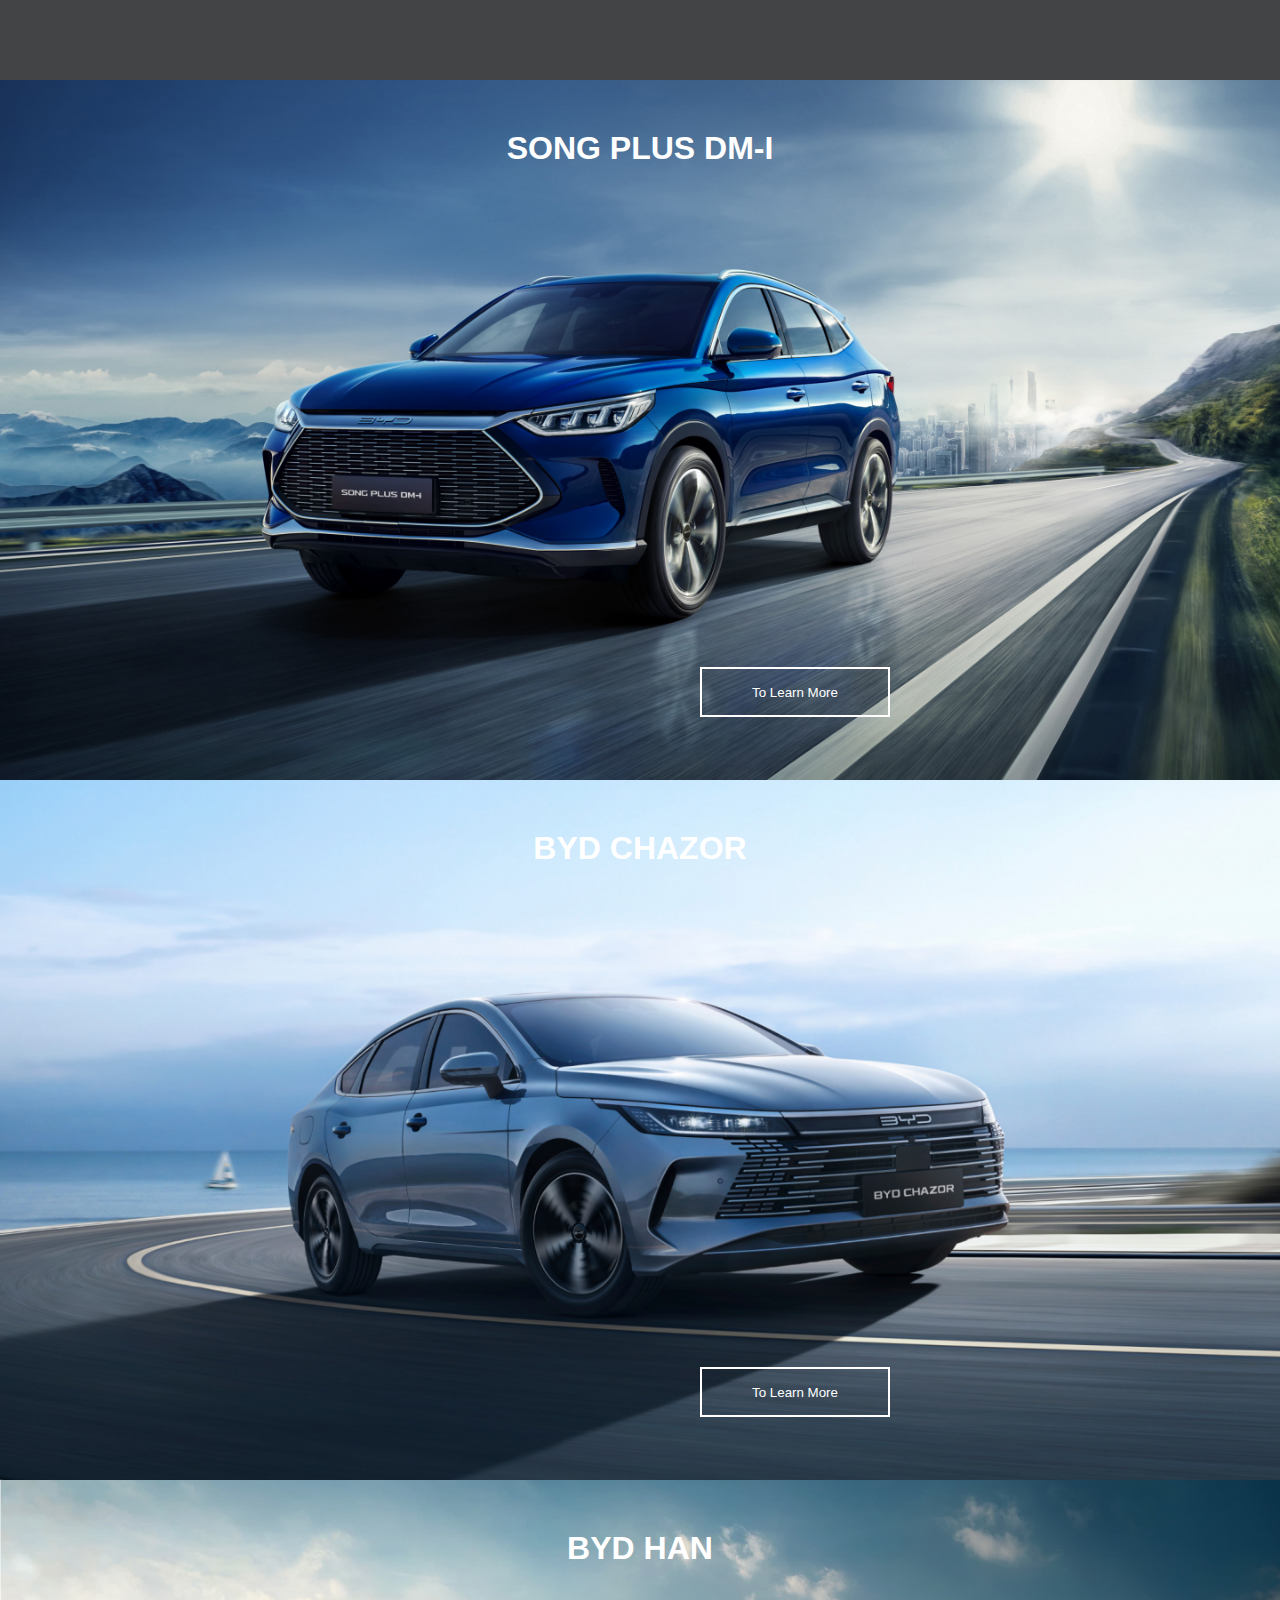
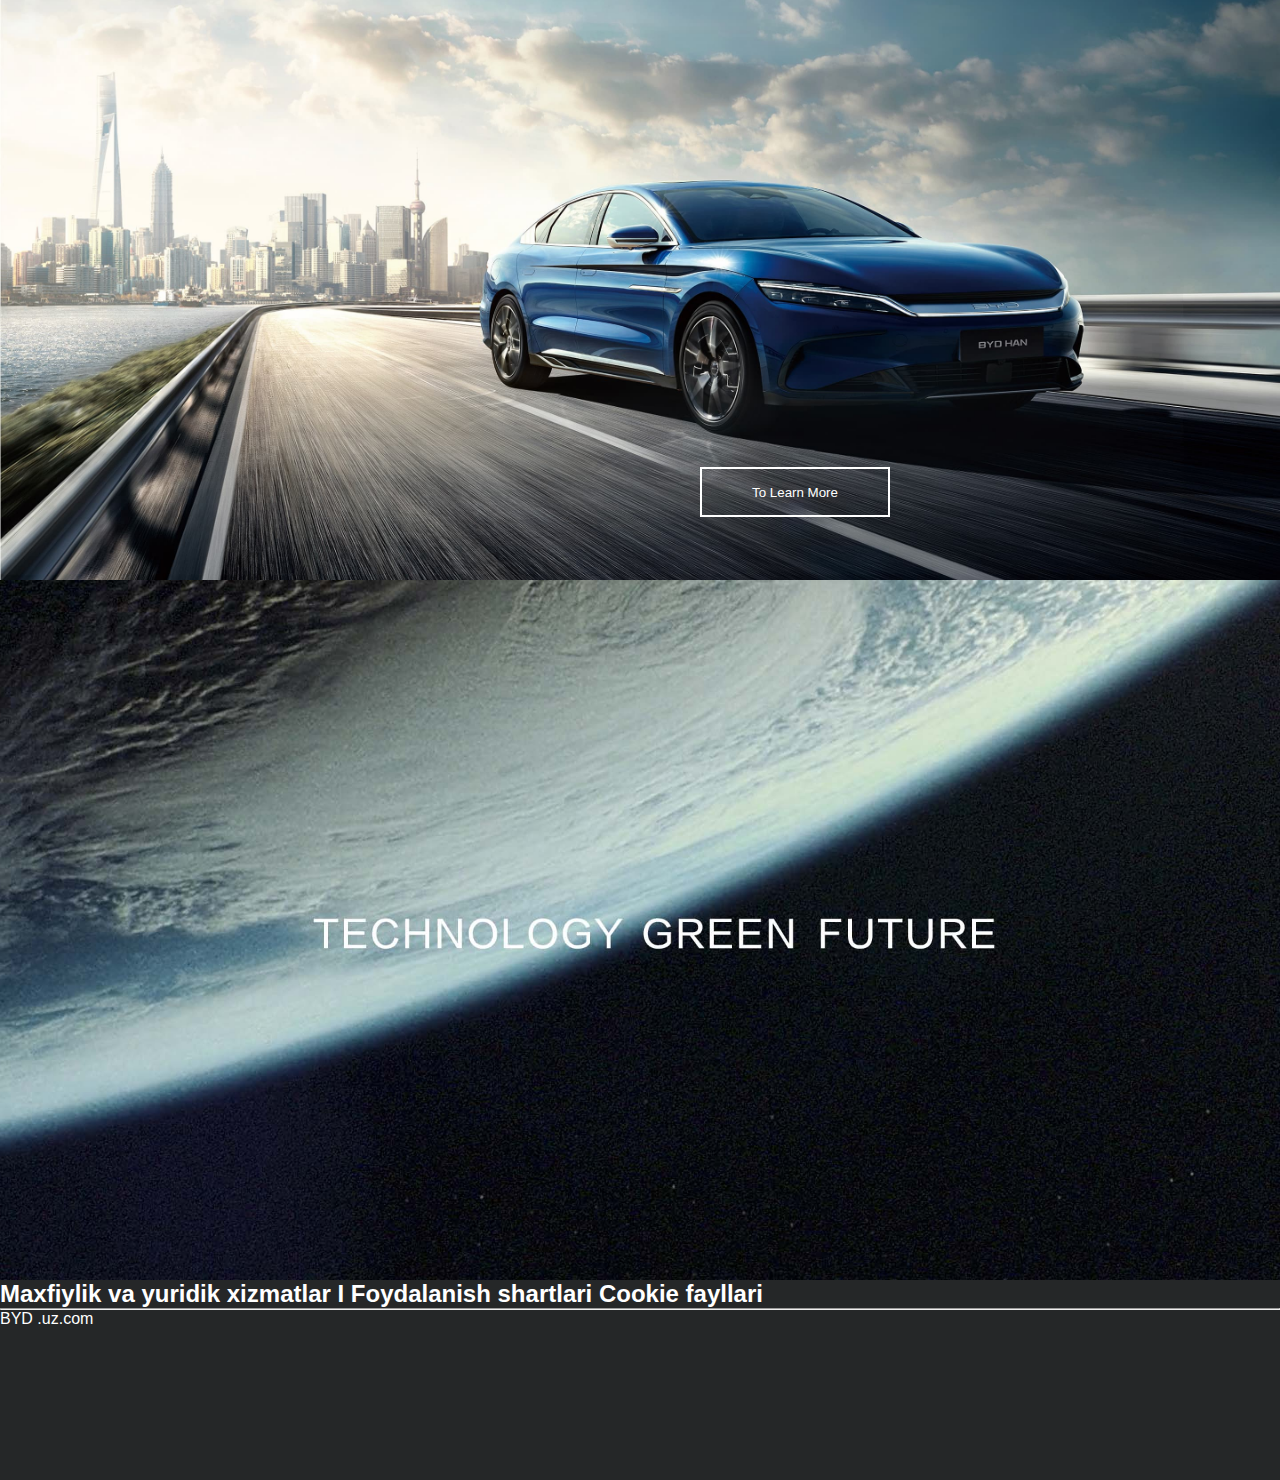
<file: index.html>
<!DOCTYPE html>
<html lang="en">
<head>
    <meta charset="UTF-8">
    <meta name="viewport" content="width=device-width, initial-scale=1.0">
    <title>Document</title>
    <link rel="stylesheet" href="./style.css">
</head>
<body>
    <div class="navbar">
        <h2 class="nav__logo from__top">BYD</h2>
            <ul class="nav__collection">
                <li class="nav__item from__top">SONG PLUS DM-I</li>
                <li class="nav__item from__top ">BYD CHAZOR</li>
                <li class="nav__item from__top">BYD HAN</li>
                <li class="nav__item from__top">TECHNOLOGY</li>
            </ul>


    </div>
    
        <div class="car song">
        <h1  class="save">SONG PLUS DM-I</h1>
        <button class="btn">To Learn More</button>
    </div>
        

    
        <div class="car chazor">
            <h1 class="save">BYD CHAZOR</h1>
        <button class="btn">To Learn More</button>
    </div>
        <div class="car frag">
            <h1 class="save">BYD HAN</h1>
        <button class="btn">To Learn More</button>
    </div>
    <div class="car safe">
       
        </div>
        <div class="ground">
            <h2 class="dev">Maxfiylik va yuridik xizmatlar     I   Foydalanish shartlari Cookie fayllari</h2>
            <hr class="web">
            <p>BYD .uz.com </p>
        </div>
</body>
</html>
</file>
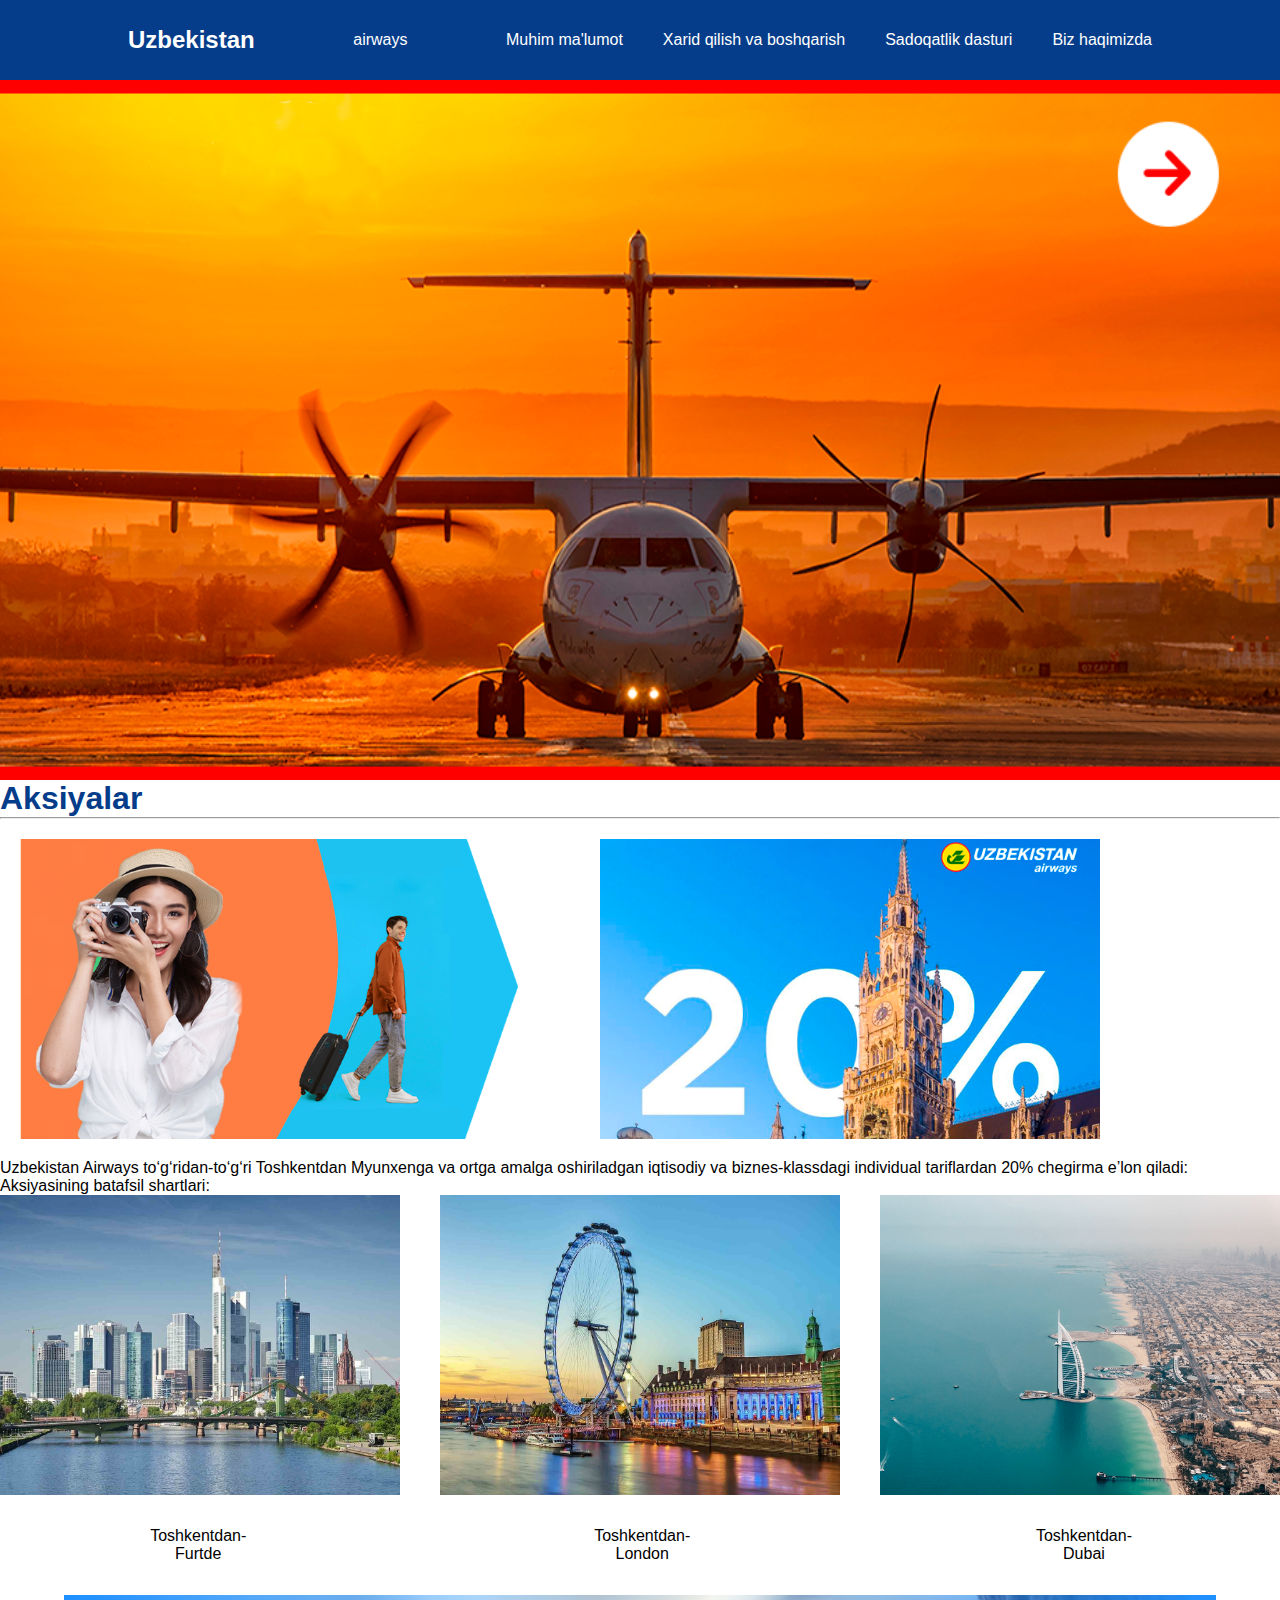
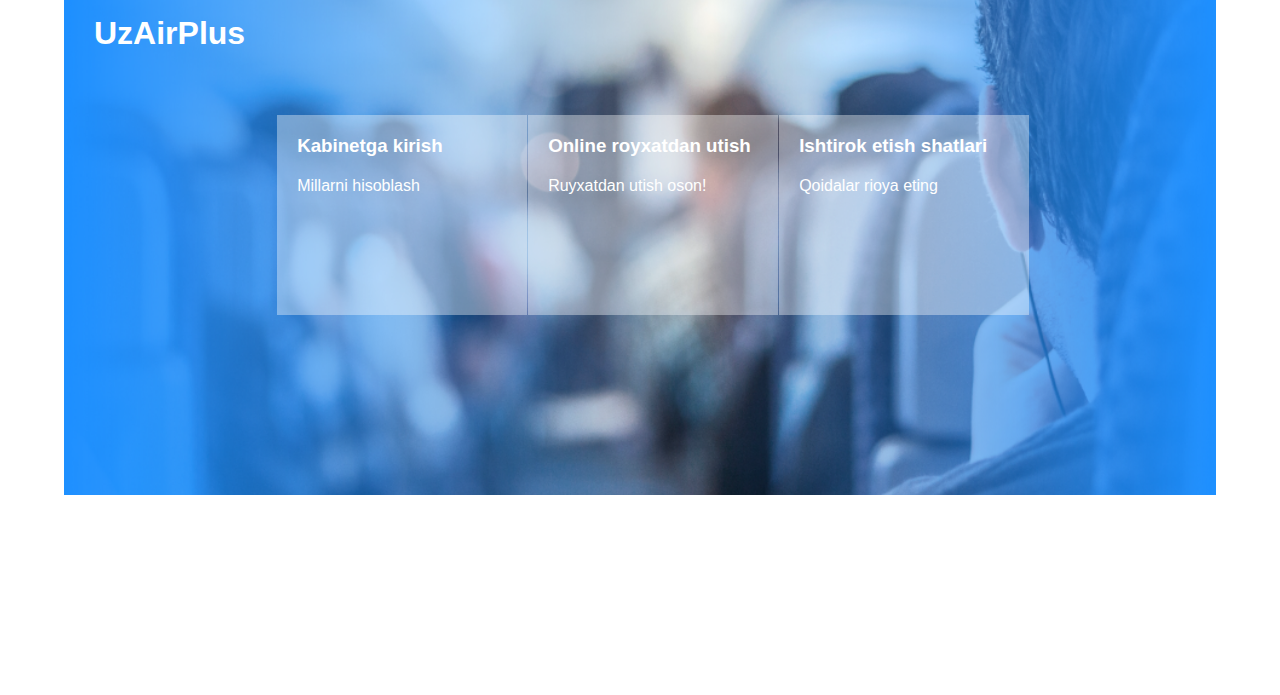
<file: vazifa.html>
<!DOCTYPE html>
<html lang="en">
<head>
    <meta charset="UTF-8">
    <meta name="viewport" content="width=device-width, initial-scale=1.0">
    <title>Document</title>
    <link rel="stylesheet" href="./vazifa.css">
    <link rel="stylesheet" href="https://cdnjs.cloudflare.com/ajax/libs/font-awesome/6.5.0/css/all.min.css" integrity="sha512-Avb2QiuDEEvB4bZJYdft2mNjVShBftLdPG8FJ0V7irTLQ8Uo0qcPxh4Plq7G5tGm0rU+1SPhVotteLpBERwTkw==" crossorigin="anonymous" referrerpolicy="no-referrer" />
</head>
<body>
    <div class="navbar">
    <h2 class="nav__logo from__top">Uzbekistan</h2>
    <p class="nav__logo from__top">airways</p>
        <ul class="nav__collection">
            <li class="nav__item from__top ">Muhim ma'lumot
            </li>
            <li class="nav__item from__top ">Xarid qilish va boshqarish</li>
            <li class="nav__item from__top">Sadoqatlik dasturi</li>
            <li class="nav__item from__top">Biz haqimizda</li>
        </ul>
    </div>
    
    <div class="true"></div>
    <div class="box"></div>
    <h1 class="zxc">Aksiyalar</h1>
    <hr>
    <div class="kse">
    <div class="grt"></div>
    <div class="der"></div>
    </div>
    <p>Uzbekistan Airways to‘g‘ridan-to‘g‘ri Toshkentdan Myunxenga va ortga amalga oshiriladgan iqtisodiy va biznes-klassdagi individual tariflardan 20% chegirma e’lon qiladi:

 

        Aksiyasining batafsil shartlari:</p>



    <div class="bir">
        <div class="web"></div>
        <div class="frg"></div>
        <div class="bor"></div>
    </div>
    <div class="weed">
        <ul class="rtu">
            <li class="etr">Toshkentdan-Furtde</li>
            <li class="etr">Toshkentdan-London</li>
            <li class="etr">Toshkentdan-Dubai</li>
        </ul>
    </div>
    <div class="inner">
        <h1 class="ffr">UzAirPlus</h1>
        <span class="rer"></span>
        <div class="btr">
            <h3 class="era">Kabinetga kirish</h3>
            <p>Millarni hisoblash</p>
        </div>
        <div class="btr">
            <h3 class="era">Online royxatdan utish</h3>
            <p>Ruyxatdan utish oson!</p>
        </div>
        <div class="btr">
            <h3 class="era">Ishtirok etish shatlari</h3>
            <p>Qoidalar rioya eting</p>
        </div>

    </div>
    <div class="debh"></div>
    
    
    
</body>
</html>
</file>
<file: style.css>
*{
    margin: 0;
    padding: 0;
    box-sizing: border-box;
    font-family: sans-serif;
}
.navbar{
    width: 100%;
    height: 80px;
    background-color: #434445;
    display: flex;
    align-items: center;
    padding: 0 10%;
    justify-content: space-between;
    color: #fff;
}
.nav__collection{
    display: flex;
    gap: 40px;
    list-style: none;
}
.from__top{
    transform: translateY(-40px);
    opacity: 0;
    animation: fromTop .5s .3s  forwards;
}
@keyframes fromTop {
    to{
        opacity: 1;
        transform: translateY(0);
    }
    
}
.from__top:nth-child(2){
    animation-delay: .5s;
}
.from__top:nth-child(3){
    animation-delay: .8s;
}
.from__top:nth-child(4){
    animation-delay: 1.1s;
}
.car{
    width: 100%;
    height: 700px;
    padding: 150px 200px;
    color: #fff;
    
}  
.save{
    text-align: center;
    margin-top: -100px;
}
.btn{
    width: 190px;
    height: 50px;
    margin-top: 500px;
    margin-left: 500px;
    color: #fff;
    border-radius: 3x;
    border: 2px solid white;
    background: rgba(255, 255, 255, 0);
}
.song{
    background: url(./song.jpg) no-repeat center/cover;
}
.chazor{
    background: url(/chazor.jpg) no-repeat center/cover;
}
.frag{
    background: url(./Banner2-PC.jpg) no-repeat center/cover;
}
.safe{
    background: url(./bottom-bannerPC.jpg) no-repeat center/cover;
}
.ground{
    width: 100%;
    height: 200px;
    background: rgb(37,39,40);
    color: #fff;
}
.dev{
    color: #fff;
          
}
.web{
    background: gray;
    
}
</file>
<file: vazifa.css>
*{
    margin: 0;
    padding: 0;
    box-sizing: border-box;
    font-family: sans-serif;
}
.navbar{
    width: 100%;
    height: 80px;
    background-color: #053D8A;
    display: flex;
    align-items: center;
    padding: 0 10%;
    justify-content: space-between;
    color: #fff;
}
.nav__collection{
    display: flex;
    gap: 40px;
    list-style: none;
}

.box{
    width: 100%;
    height: 700px;
    background: url(./bn-7.png) no-repeat center/cover;
}
.bir{
    width: 100%;
    height: 300px;
    display: flex;
    gap: 40px;

}
.zxc{
    color: #053D8A;
}
.kse{

    display: flex;
    gap: 80px;
    margin: 20px 20px;
}
.grt{
    width: 500px;
    height: 300px;
  background: url(./frst6.png) no-repeat center/cover;  
    
}
.der{
    width: 500px;
    height: 300px;
    background: url(./muc2.png) no-repeat center/cover;
}
.weed{
    width: 100%;
    height: 100px;

    display: flex;
    align-items: center;
    padding: 0 10%;
    justify-content: space-between;
   
}
.rtu{
    display: flex;
    gap: 300px;
    list-style: none; 
    text-align: center;
}






.web{
    width: 500px;
    height: 300px;
    background: url(./fra.jpg) no-repeat center/cover;
}
.frg{
    width: 500px;
    height: 300px;
    background: url(./lhr1_0.jpg) no-repeat center/cover;

}
.bor{
    width: 500px;
    height: 300px;
    background: url(./dxb.png) no-repeat center/cover;
}

.inner{
    width: 90%;
    height: 500px;
    margin: auto;
    display: flex;
    gap: 1px;
    color: #fff;

    background: dodgerblue url(./inner.png)no-repeat center/cover;
  
}
.rer{
    margin: 80px 0px;

}
.era{
   margin: 20px 20px;
}
.btr p{
    margin: 20px 20px;
}
.ffr{
    color: #fff;
    margin: 20px 30px;
}
.btr{
    width: 250px;
    height: 200px;
    margin-top: 120px;
    background: rgba(255, 255, 255, 0.382);
    
}
.debh{
    height: 200px;
}
</file>
